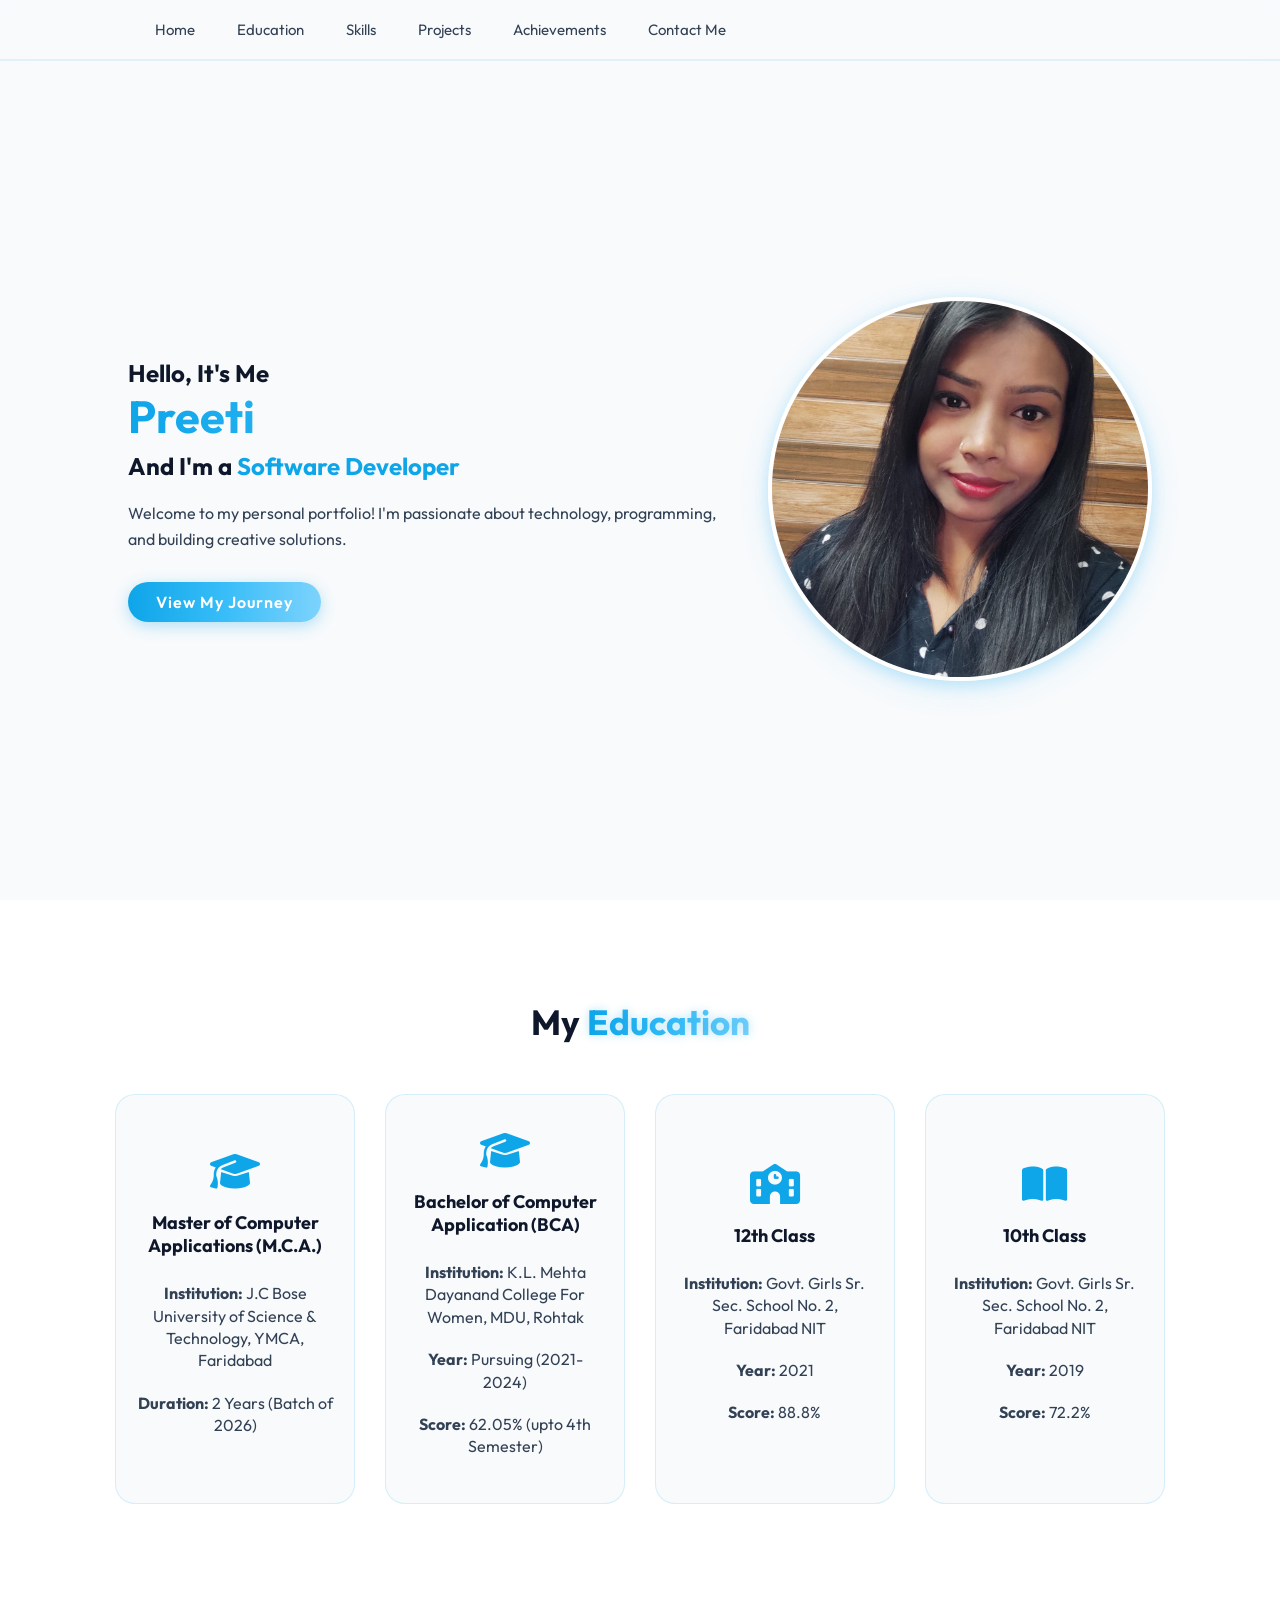
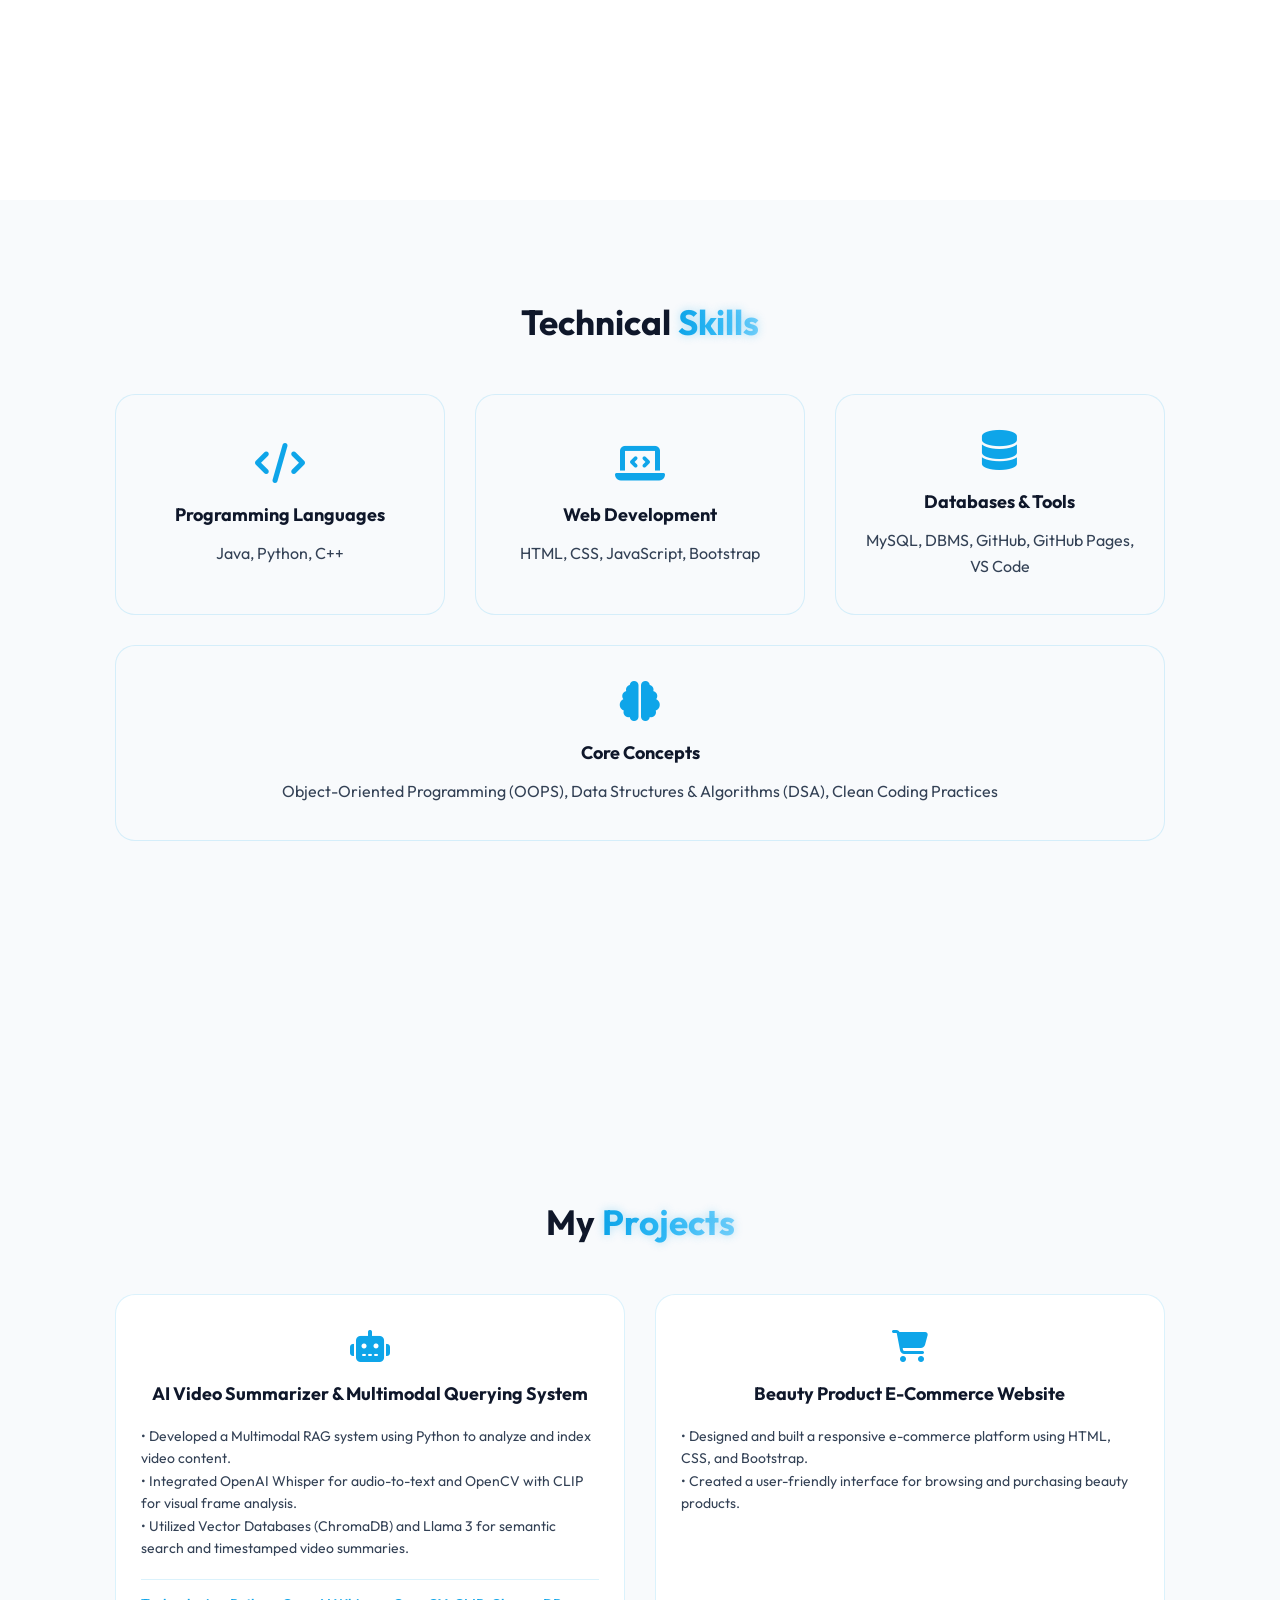
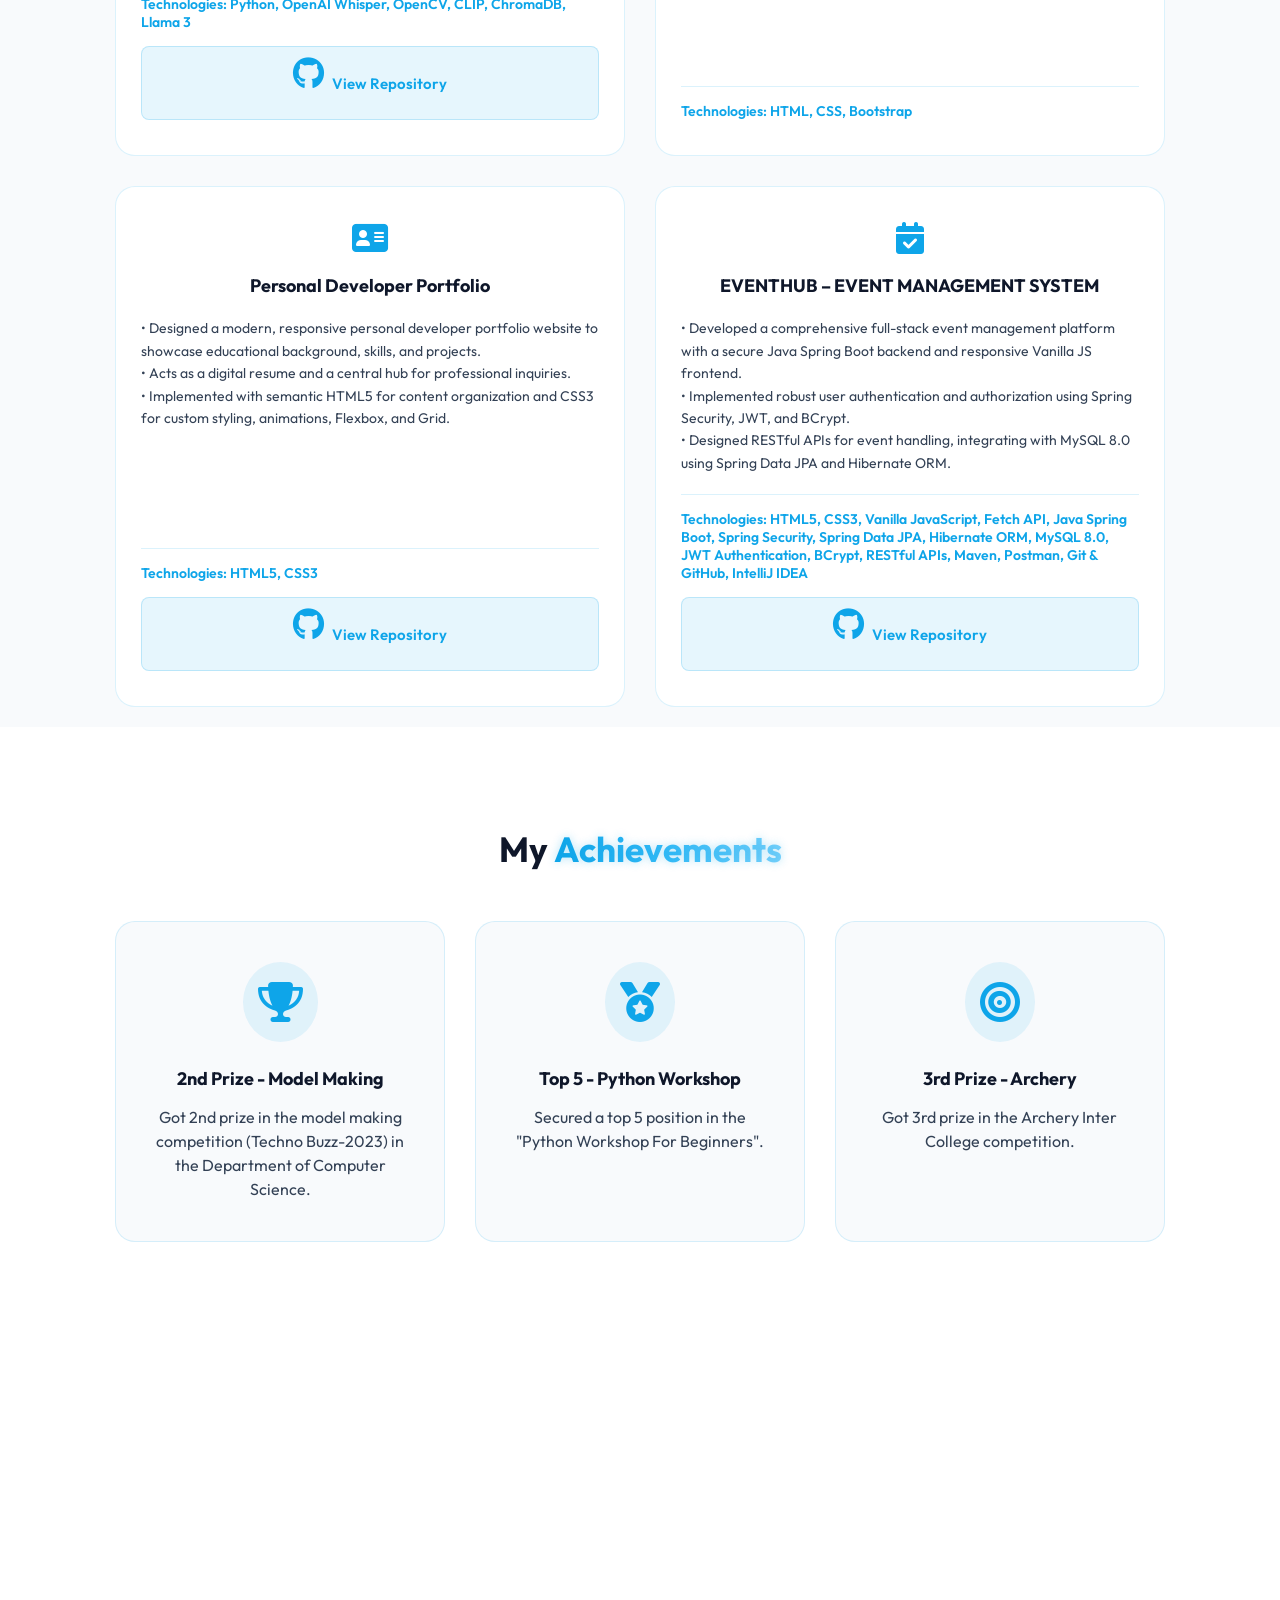
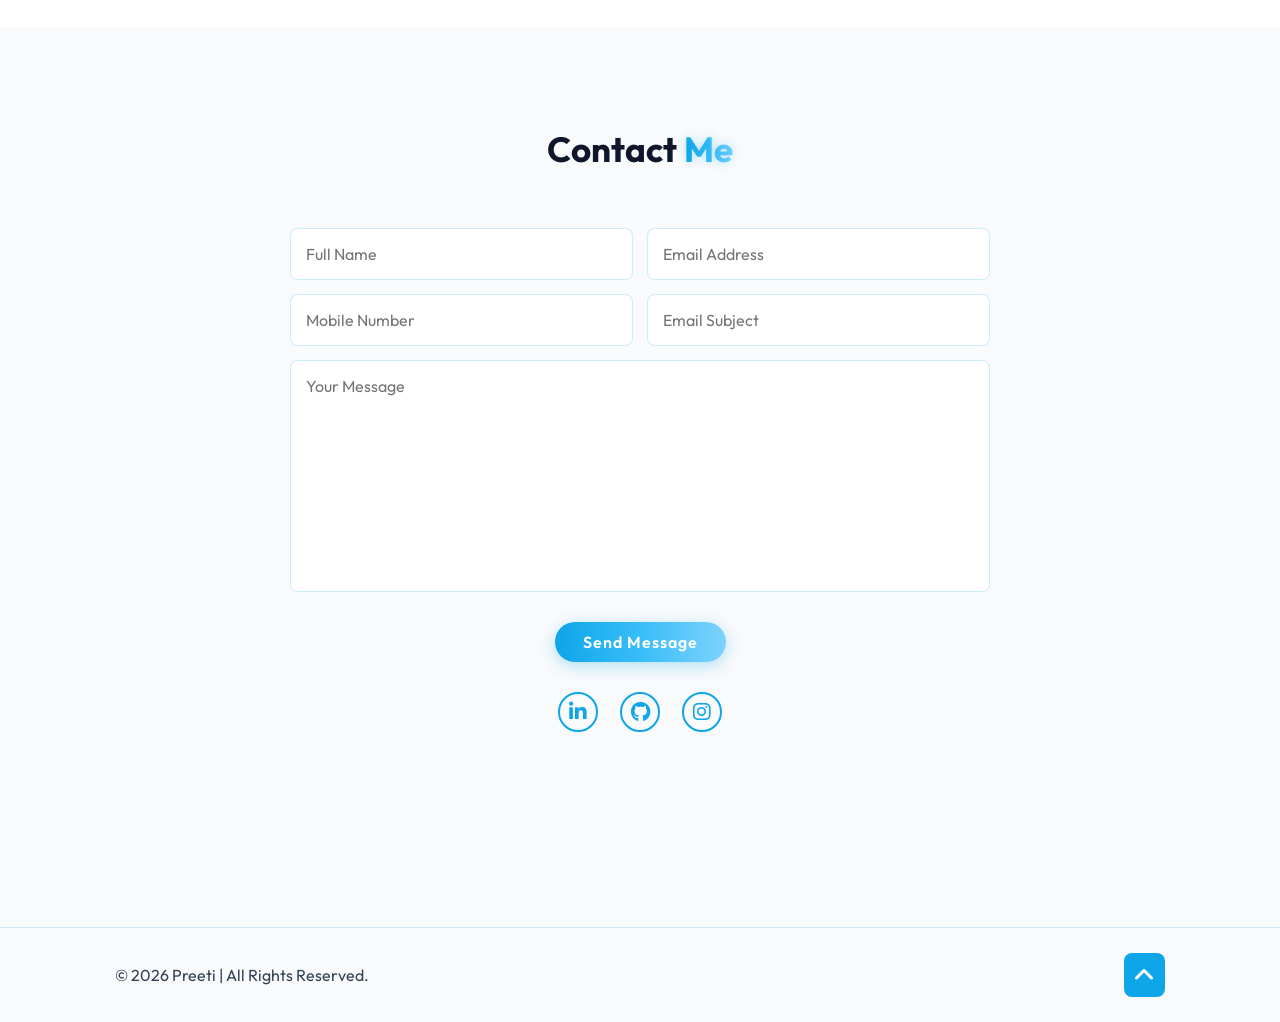
<file: index.html>
<!DOCTYPE html>
<html lang="en">

<head>
    <meta charset="UTF-8">
    <meta name="viewport" content="width=device-width, initial-scale=1.0">
    <title>Preeti | Portfolio</title>
    <!-- Modern Font: Outfit -->
    <link rel="preconnect" href="https://fonts.googleapis.com">
    <link rel="preconnect" href="https://fonts.gstatic.com" crossorigin>
    <link href="https://fonts.googleapis.com/css2?family=Outfit:wght@300;400;600;700&display=swap" rel="stylesheet">
    <!-- Font Awesome for Icons -->
    <link rel="stylesheet" href="https://cdnjs.cloudflare.com/ajax/libs/font-awesome/6.4.0/css/all.min.css">
    <link rel="stylesheet" href="style.css?v=2.0">
</head>

<body>
    <header class="header">

        <nav class="navbar">
            <a href="#home">Home</a>
            <a href="#education">Education</a>
            <a href="#skills">Skills</a>
            <a href="#projects">Projects</a>
            <a href="#achievements">Achievements</a>
            <a href="#contact">Contact Me</a>
        </nav>
    </header>

    <section class="home" id="home">
        <div class="home-content">
            <h3>Hello, It's Me</h3>
            <h1>Preeti</h1>
            <h3>And I'm a <span class="highlight-text">Software Developer</span></h3>
            <p>Welcome to my personal portfolio! I'm
                passionate about technology, programming, and building creative solutions.</p>

            <a href="#education" class="btn">View My Journey</a>
        </div>
        <div class="home-img">
            <img src="preeti.jpeg" alt="Preeti Profile Picture">
        </div>
    </section>

    <section class="education" id="education">
        <h2 class="heading">My <span>Education</span></h2>
        <div class="education-container">
            <div class="education-box">
                <i class="fa-solid fa-graduation-cap"></i>
                <h3>Master of Computer Applications (M.C.A.)</h3>
                <p><strong>Institution:</strong> J.C Bose University of Science & Technology, YMCA, Faridabad</p>
                <p><strong>Duration:</strong> 2 Years (Batch of 2026)</p>
            </div>
            <div class="education-box">
                <i class="fa-solid fa-graduation-cap"></i>
                <h3>Bachelor of Computer Application (BCA)</h3>
                <p><strong>Institution:</strong> K.L. Mehta Dayanand College For Women, MDU, Rohtak</p>
                <p><strong>Year:</strong> Pursuing (2021-2024)</p>
                <p><strong>Score:</strong> 62.05% (upto 4th Semester)</p>
            </div>
            <div class="education-box">
                <i class="fa-solid fa-school"></i>
                <h3>12th Class</h3>
                <p><strong>Institution:</strong> Govt. Girls Sr. Sec. School No. 2, Faridabad NIT</p>
                <p><strong>Year:</strong> 2021</p>
                <p><strong>Score:</strong> 88.8%</p>
            </div>
            <div class="education-box">
                <i class="fa-solid fa-book-open"></i>
                <h3>10th Class</h3>
                <p><strong>Institution:</strong> Govt. Girls Sr. Sec. School No. 2, Faridabad NIT</p>
                <p><strong>Year:</strong> 2019</p>
                <p><strong>Score:</strong> 72.2%</p>
            </div>
        </div>
    </section>

    <section class="skills" id="skills">
        <h2 class="heading">Technical <span>Skills</span></h2>
        <div class="skills-container">
            <div class="skill-category">
                <i class="fa-solid fa-code"></i>
                <h3>Programming Languages</h3>
                <p>Java, Python, C++</p>
            </div>
            <div class="skill-category">
                <i class="fa-solid fa-laptop-code"></i>
                <h3>Web Development</h3>
                <p>HTML, CSS, JavaScript, Bootstrap</p>
            </div>
            <div class="skill-category">
                <i class="fa-solid fa-database"></i>
                <h3>Databases & Tools</h3>
                <p>MySQL, DBMS, GitHub, GitHub Pages, VS Code</p>
            </div>
            <div class="skill-category">
                <i class="fa-solid fa-brain"></i>
                <h3>Core Concepts</h3>
                <p>Object-Oriented Programming (OOPS), Data Structures & Algorithms (DSA), Clean Coding Practices</p>
            </div>
        </div>
    </section>

    <section class="projects" id="projects">
        <h2 class="heading">My <span>Projects</span></h2>
        <div class="project-container">
            <div class="project-box">
                <i class="fa-solid fa-robot"></i>
                <h3>AI Video Summarizer & Multimodal Querying System</h3>
                <p>• Developed a Multimodal RAG system using Python to analyze and index video content.<br>
                    • Integrated OpenAI Whisper for audio-to-text and OpenCV with CLIP for visual frame analysis.<br>
                    • Utilized Vector Databases (ChromaDB) and Llama 3 for semantic search and timestamped video
                    summaries.</p>
                <div class="tech-stack">Technologies: Python, OpenAI Whisper, OpenCV, CLIP, ChromaDB, Llama 3</div>
                <a href="https://github.com/preeti-techcraft" target="_blank" class="project-link"><i
                        class="fa-brands fa-github"></i> View Repository</a>
            </div>
            <div class="project-box">
                <i class="fa-solid fa-cart-shopping"></i>
                <h3>Beauty Product E-Commerce Website</h3>
                <p>• Designed and built a responsive e-commerce platform using HTML, CSS, and Bootstrap.<br>
                    • Created a user-friendly interface for browsing and purchasing beauty products.</p>
                <div class="tech-stack">Technologies: HTML, CSS, Bootstrap</div>
            </div>
            <div class="project-box">
                <i class="fa-solid fa-address-card"></i>
                <h3>Personal Developer Portfolio</h3>
                <p>• Designed a modern, responsive personal developer portfolio website to showcase educational
                    background, skills, and projects.<br>
                    • Acts as a digital resume and a central hub for professional inquiries.<br>
                    • Implemented with semantic HTML5 for content organization and CSS3 for custom styling, animations,
                    Flexbox, and Grid.</p>
                <div class="tech-stack">Technologies: HTML5, CSS3</div>
                <a href="https://github.com/preeti-techcraft/preeti_portofolio" target="_blank" class="project-link"><i
                        class="fa-brands fa-github"></i> View Repository</a>
            </div>
            <div class="project-box">
                <i class="fa-solid fa-calendar-check"></i>
                <h3>EVENTHUB – EVENT MANAGEMENT SYSTEM</h3>
                <p>• Developed a comprehensive full-stack event management platform with a secure Java Spring Boot
                    backend and responsive Vanilla JS frontend.<br>
                    • Implemented robust user authentication and authorization using Spring Security, JWT, and
                    BCrypt.<br>
                    • Designed RESTful APIs for event handling, integrating with MySQL 8.0 using Spring Data JPA and
                    Hibernate ORM.</p>
                <div class="tech-stack">Technologies: HTML5, CSS3, Vanilla JavaScript, Fetch API, Java Spring Boot,
                    Spring Security, Spring Data JPA, Hibernate ORM, MySQL 8.0, JWT Authentication, BCrypt, RESTful
                    APIs, Maven, Postman, Git & GitHub, IntelliJ IDEA</div>
                <a href="https://github.com/preeti-techcraft" target="_blank" class="project-link"><i
                        class="fa-brands fa-github"></i> View Repository</a>
            </div>
        </div>
    </section>

    <section class="achievements" id="achievements">
        <h2 class="heading">My <span>Achievements</span></h2>
        <div class="achievement-container">
            <div class="achievement-card">
                <div class="card-icon"><i class="fa-solid fa-trophy"></i></div>
                <h3>2nd Prize - Model Making</h3>
                <p>Got 2nd prize in the model making competition (Techno Buzz-2023) in the Department of Computer
                    Science.</p>
            </div>
            <div class="achievement-card">
                <div class="card-icon"><i class="fa-solid fa-medal"></i></div>
                <h3>Top 5 - Python Workshop</h3>
                <p>Secured a top 5 position in the "Python Workshop For Beginners".</p>
            </div>
            <div class="achievement-card">
                <div class="card-icon"><i class="fa-solid fa-bullseye"></i></div>
                <h3>3rd Prize - Archery</h3>
                <p>Got 3rd prize in the Archery Inter College competition.</p>
            </div>
        </div>
    </section>

    <section class="contact" id="contact">
        <h2 class="heading">Contact <span>Me</span></h2>
        <form action="#" class="contact-form">
            <div class="input-box">
                <input type="text" placeholder="Full Name" required>
                <input type="email" placeholder="Email Address" required>
            </div>
            <div class="input-box">
                <input type="text" placeholder="Mobile Number">
                <input type="text" placeholder="Email Subject" required>
            </div>
            <textarea name="" id="" cols="30" rows="10" placeholder="Your Message" required></textarea>
            <input type="submit" value="Send Message" class="btn">
        </form>
        <div class="social-media contact-social">
            <a href="http://linkedin.com/in/preeti-singh-a3a07a3a5" target="_blank"><i
                    class="fa-brands fa-linkedin-in"></i></a>
            <a href="https://github.com/preeti-techcraft" target="_blank"><i class="fa-brands fa-github"></i></a>
            <a href="https://www.instagram.com/preeti_02112002/" target="_blank"><i
                    class="fa-brands fa-instagram"></i></a>
        </div>
    </section>

    <footer class="footer">
        <div class="footer-text">
            <p>&copy; 2026 Preeti | All Rights Reserved.</p>
        </div>
        <div class="footer-iconTop">
            <a href="#home"><i class="fa-solid fa-angle-up"></i></a>
        </div>
    </footer>
</body>

</html>
</file>
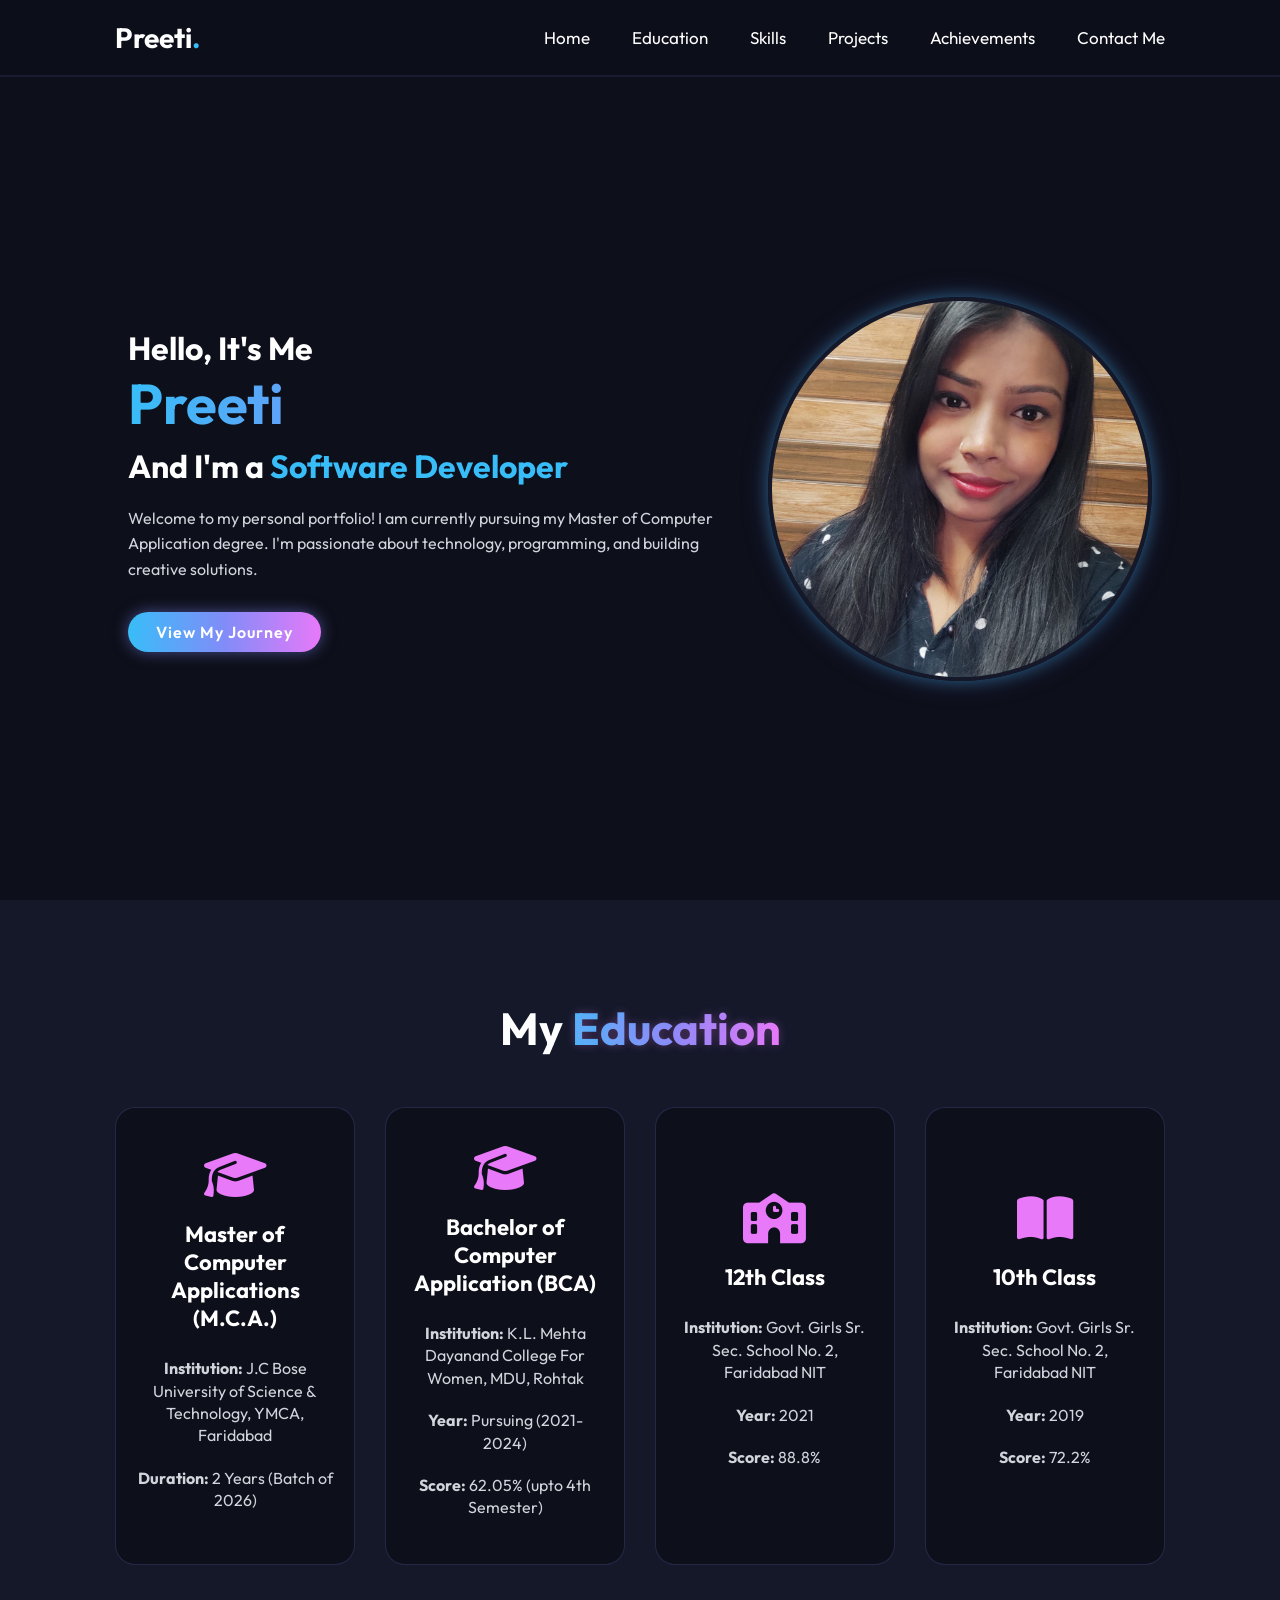
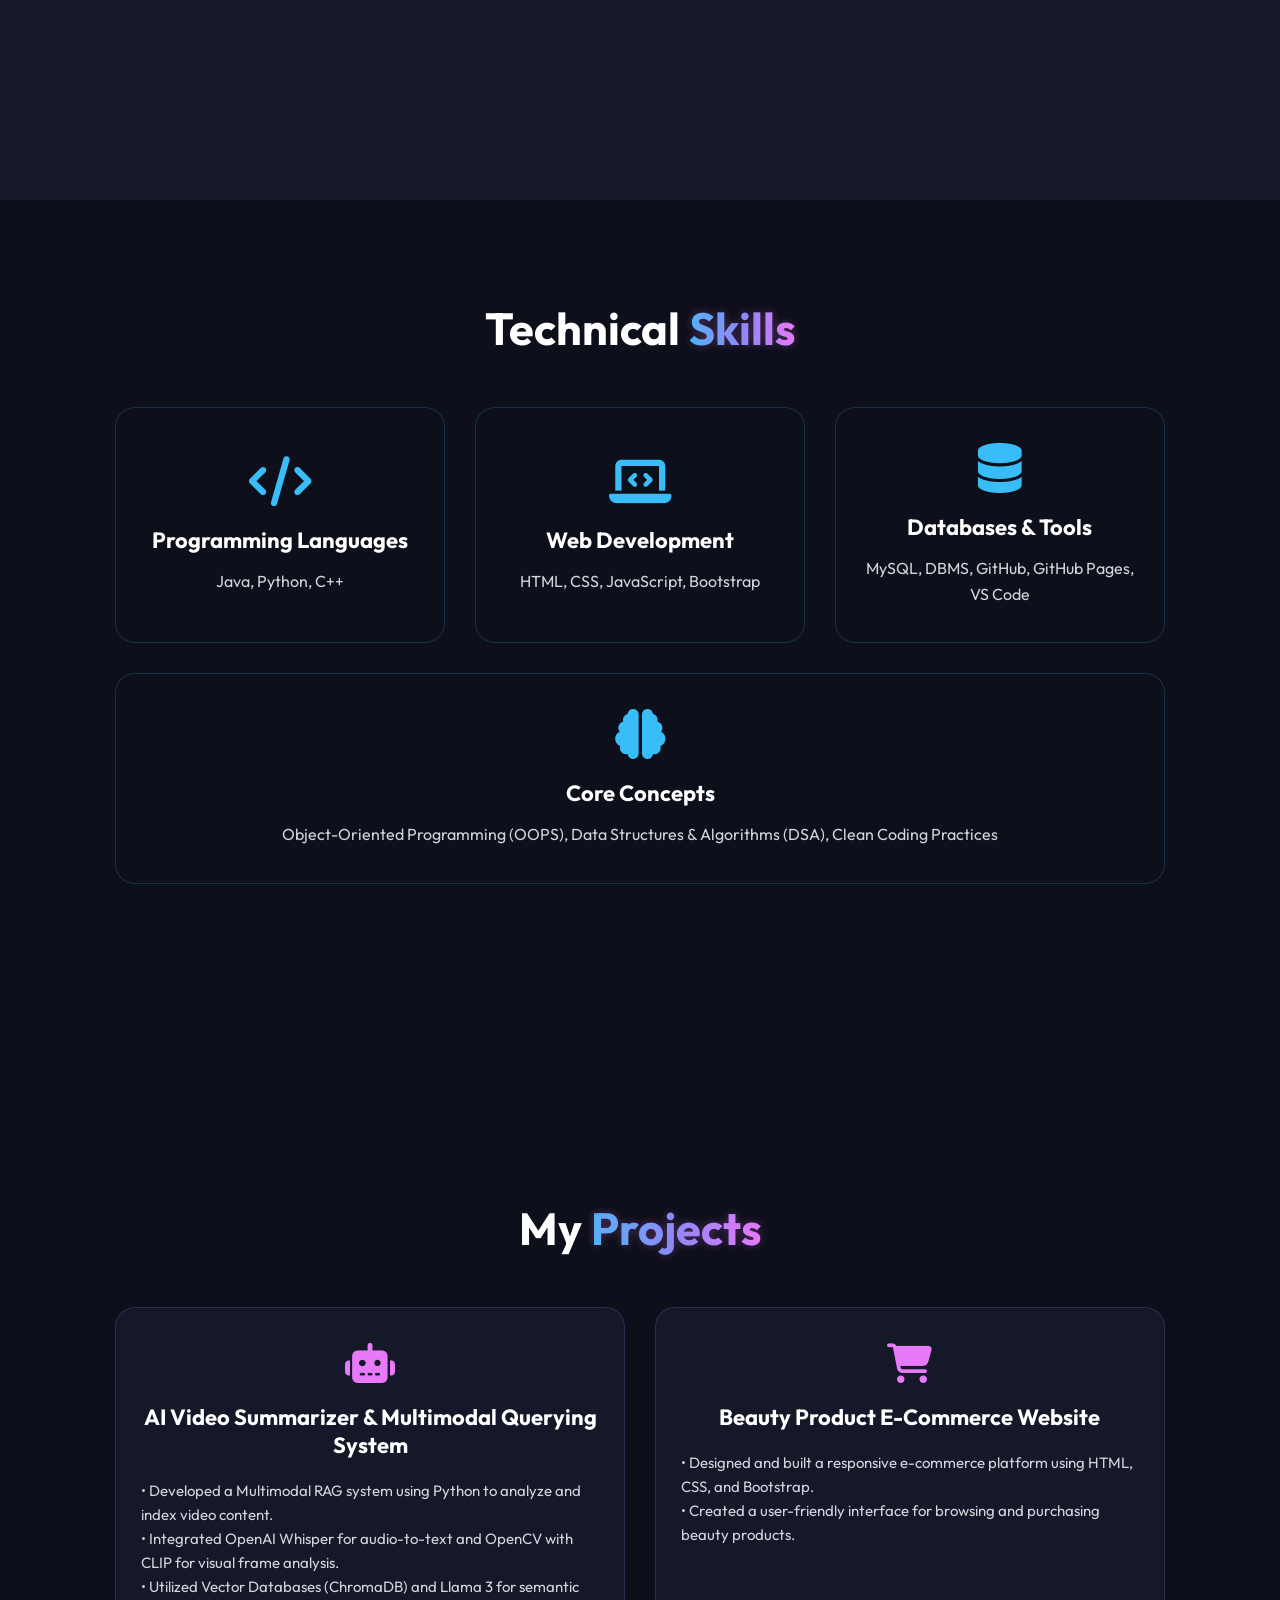
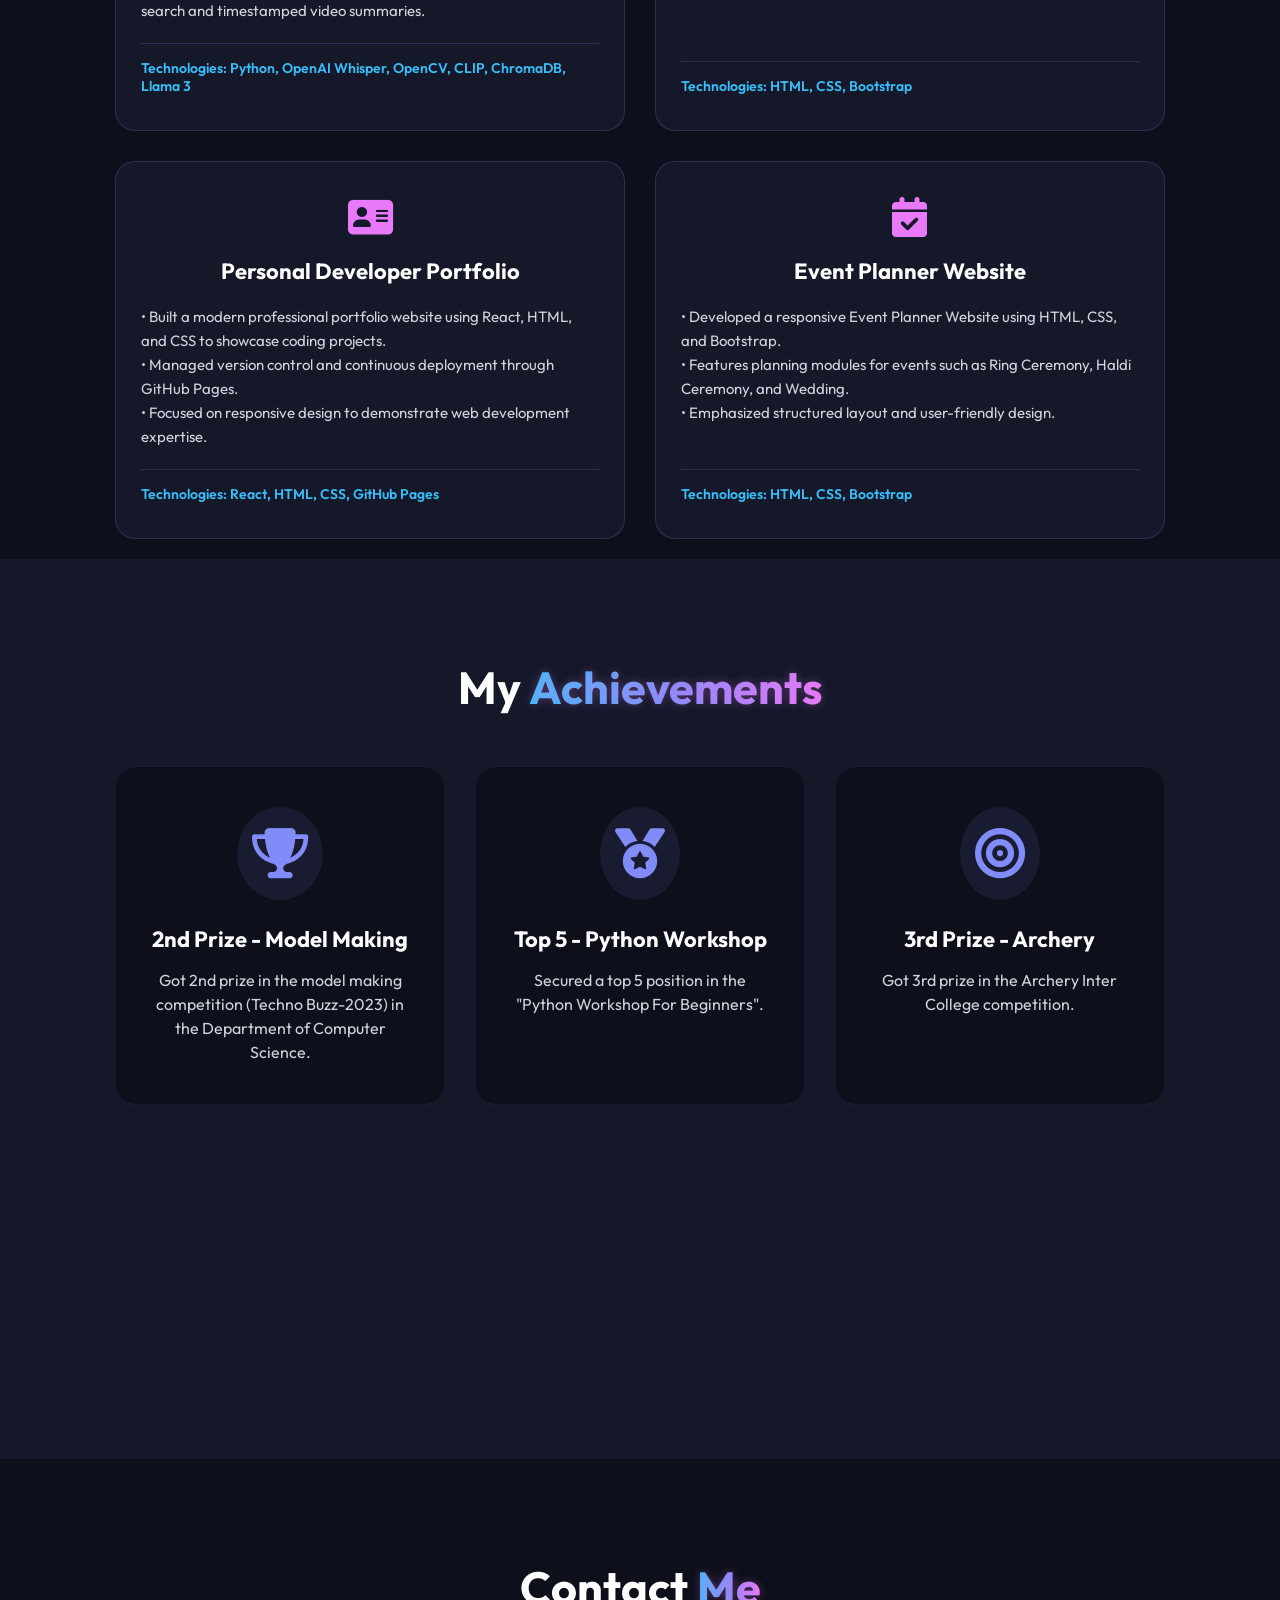
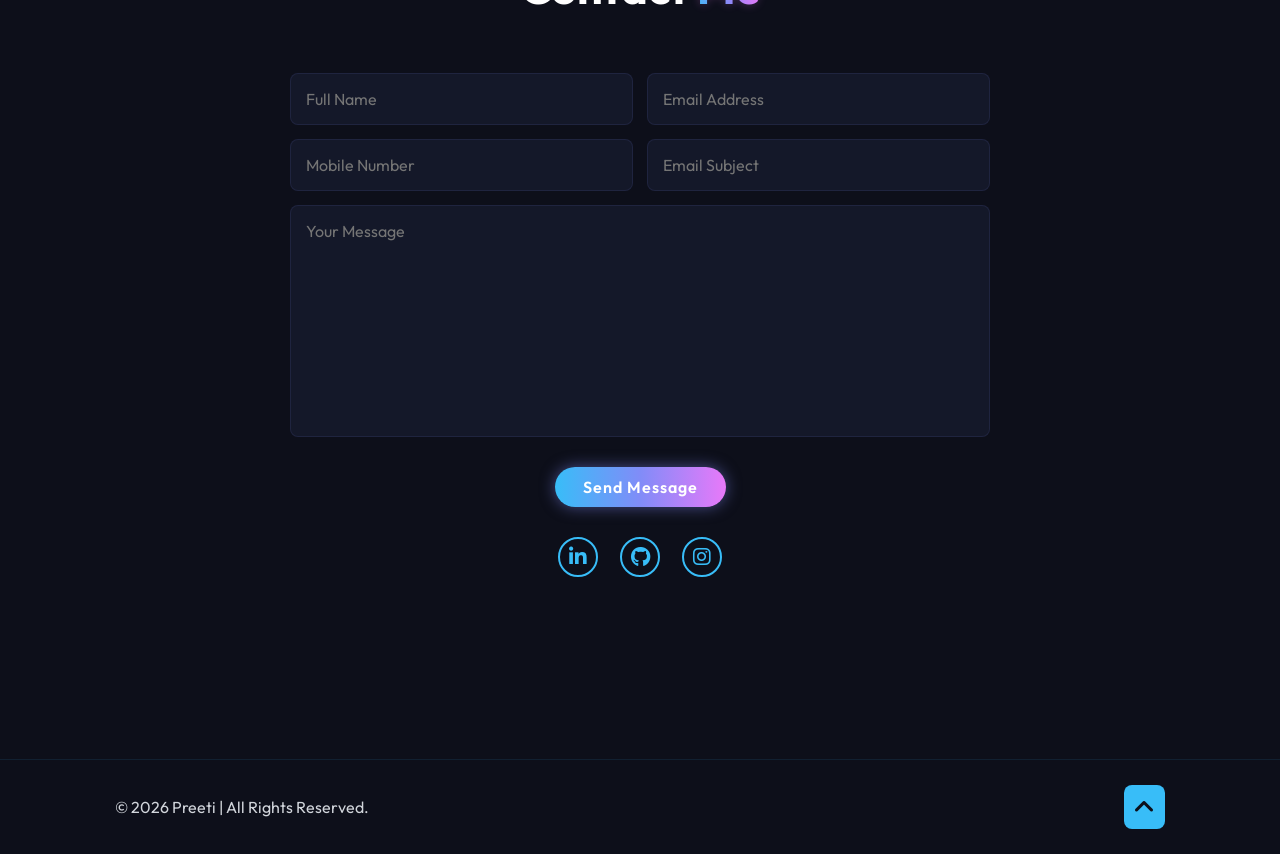
<file: portoflio.html>
<!DOCTYPE html>
<html lang="en">

<head>
    <meta charset="UTF-8">
    <meta name="viewport" content="width=device-width, initial-scale=1.0">
    <title>Preeti | Portfolio</title>
    <!-- Modern Font: Outfit -->
    <link rel="preconnect" href="https://fonts.googleapis.com">
    <link rel="preconnect" href="https://fonts.gstatic.com" crossorigin>
    <link href="https://fonts.googleapis.com/css2?family=Outfit:wght@300;400;600;700&display=swap" rel="stylesheet">
    <!-- Font Awesome for Icons -->
    <link rel="stylesheet" href="https://cdnjs.cloudflare.com/ajax/libs/font-awesome/6.4.0/css/all.min.css">
    <link rel="stylesheet" href="port.css">
</head>

<body>
    <header class="header">
        <a href="#home" class="logo">Preeti<span>.</span></a>
        <nav class="navbar">
            <a href="#home">Home</a>
            <a href="#education">Education</a>
            <a href="#skills">Skills</a>
            <a href="#projects">Projects</a>
            <a href="#achievements">Achievements</a>
            <a href="#contact">Contact Me</a>
        </nav>
    </header>

    <section class="home" id="home">
        <div class="home-content">
            <h3>Hello, It's Me</h3>
            <h1>Preeti</h1>
            <h3>And I'm a <span class="highlight-text">Software Developer</span></h3>
            <p>Welcome to my personal portfolio! I am currently pursuing my Master of Computer Application degree. I'm
                passionate about technology, programming, and building creative solutions.</p>

            <a href="#education" class="btn">View My Journey</a>
        </div>
        <div class="home-img">
            <img src="preeti.jpeg" alt="Preeti Profile Picture">
        </div>
    </section>

    <section class="education" id="education">
        <h2 class="heading">My <span>Education</span></h2>
        <div class="education-container">
            <div class="education-box">
                <i class="fa-solid fa-graduation-cap"></i>
                <h3>Master of Computer Applications (M.C.A.)</h3>
                <p><strong>Institution:</strong> J.C Bose University of Science & Technology, YMCA, Faridabad</p>
                <p><strong>Duration:</strong> 2 Years (Batch of 2026)</p>
            </div>
            <div class="education-box">
                <i class="fa-solid fa-graduation-cap"></i>
                <h3>Bachelor of Computer Application (BCA)</h3>
                <p><strong>Institution:</strong> K.L. Mehta Dayanand College For Women, MDU, Rohtak</p>
                <p><strong>Year:</strong> Pursuing (2021-2024)</p>
                <p><strong>Score:</strong> 62.05% (upto 4th Semester)</p>
            </div>
            <div class="education-box">
                <i class="fa-solid fa-school"></i>
                <h3>12th Class</h3>
                <p><strong>Institution:</strong> Govt. Girls Sr. Sec. School No. 2, Faridabad NIT</p>
                <p><strong>Year:</strong> 2021</p>
                <p><strong>Score:</strong> 88.8%</p>
            </div>
            <div class="education-box">
                <i class="fa-solid fa-book-open"></i>
                <h3>10th Class</h3>
                <p><strong>Institution:</strong> Govt. Girls Sr. Sec. School No. 2, Faridabad NIT</p>
                <p><strong>Year:</strong> 2019</p>
                <p><strong>Score:</strong> 72.2%</p>
            </div>
        </div>
    </section>

    <section class="skills" id="skills">
        <h2 class="heading">Technical <span>Skills</span></h2>
        <div class="skills-container">
            <div class="skill-category">
                <i class="fa-solid fa-code"></i>
                <h3>Programming Languages</h3>
                <p>Java, Python, C++</p>
            </div>
            <div class="skill-category">
                <i class="fa-solid fa-laptop-code"></i>
                <h3>Web Development</h3>
                <p>HTML, CSS, JavaScript, Bootstrap</p>
            </div>
            <div class="skill-category">
                <i class="fa-solid fa-database"></i>
                <h3>Databases & Tools</h3>
                <p>MySQL, DBMS, GitHub, GitHub Pages, VS Code</p>
            </div>
            <div class="skill-category">
                <i class="fa-solid fa-brain"></i>
                <h3>Core Concepts</h3>
                <p>Object-Oriented Programming (OOPS), Data Structures & Algorithms (DSA), Clean Coding Practices</p>
            </div>
        </div>
    </section>

    <section class="projects" id="projects">
        <h2 class="heading">My <span>Projects</span></h2>
        <div class="project-container">
            <div class="project-box">
                <i class="fa-solid fa-robot"></i>
                <h3>AI Video Summarizer & Multimodal Querying System</h3>
                <p>• Developed a Multimodal RAG system using Python to analyze and index video content.<br>
                    • Integrated OpenAI Whisper for audio-to-text and OpenCV with CLIP for visual frame analysis.<br>
                    • Utilized Vector Databases (ChromaDB) and Llama 3 for semantic search and timestamped video
                    summaries.</p>
                <div class="tech-stack">Technologies: Python, OpenAI Whisper, OpenCV, CLIP, ChromaDB, Llama 3</div>
            </div>
            <div class="project-box">
                <i class="fa-solid fa-cart-shopping"></i>
                <h3>Beauty Product E-Commerce Website</h3>
                <p>• Designed and built a responsive e-commerce platform using HTML, CSS, and Bootstrap.<br>
                    • Created a user-friendly interface for browsing and purchasing beauty products.</p>
                <div class="tech-stack">Technologies: HTML, CSS, Bootstrap</div>
            </div>
            <div class="project-box">
                <i class="fa-solid fa-address-card"></i>
                <h3>Personal Developer Portfolio</h3>
                <p>• Built a modern professional portfolio website using React, HTML, and CSS to showcase coding
                    projects.<br>
                    • Managed version control and continuous deployment through GitHub Pages.<br>
                    • Focused on responsive design to demonstrate web development expertise.</p>
                <div class="tech-stack">Technologies: React, HTML, CSS, GitHub Pages</div>
            </div>
            <div class="project-box">
                <i class="fa-solid fa-calendar-check"></i>
                <h3>Event Planner Website</h3>
                <p>• Developed a responsive Event Planner Website using HTML, CSS, and Bootstrap.<br>
                    • Features planning modules for events such as Ring Ceremony, Haldi Ceremony, and Wedding.<br>
                    • Emphasized structured layout and user-friendly design.</p>
                <div class="tech-stack">Technologies: HTML, CSS, Bootstrap</div>
            </div>
        </div>
    </section>

    <section class="achievements" id="achievements">
        <h2 class="heading">My <span>Achievements</span></h2>
        <div class="achievement-container">
            <div class="achievement-card">
                <div class="card-icon"><i class="fa-solid fa-trophy"></i></div>
                <h3>2nd Prize - Model Making</h3>
                <p>Got 2nd prize in the model making competition (Techno Buzz-2023) in the Department of Computer
                    Science.</p>
            </div>
            <div class="achievement-card">
                <div class="card-icon"><i class="fa-solid fa-medal"></i></div>
                <h3>Top 5 - Python Workshop</h3>
                <p>Secured a top 5 position in the "Python Workshop For Beginners".</p>
            </div>
            <div class="achievement-card">
                <div class="card-icon"><i class="fa-solid fa-bullseye"></i></div>
                <h3>3rd Prize - Archery</h3>
                <p>Got 3rd prize in the Archery Inter College competition.</p>
            </div>
        </div>
    </section>

    <section class="contact" id="contact">
        <h2 class="heading">Contact <span>Me</span></h2>
        <form action="#" class="contact-form">
            <div class="input-box">
                <input type="text" placeholder="Full Name" required>
                <input type="email" placeholder="Email Address" required>
            </div>
            <div class="input-box">
                <input type="text" placeholder="Mobile Number">
                <input type="text" placeholder="Email Subject" required>
            </div>
            <textarea name="" id="" cols="30" rows="10" placeholder="Your Message" required></textarea>
            <input type="submit" value="Send Message" class="btn">
        </form>
        <div class="social-media contact-social">
            <a href="http://linkedin.com/in/preeti-singh-a3a07a3a5" target="_blank"><i
                    class="fa-brands fa-linkedin-in"></i></a>
            <a href="https://github.com/preeti-techcraft" target="_blank"><i class="fa-brands fa-github"></i></a>
            <a href="https://www.instagram.com/preeti_02112002/" target="_blank"><i
                    class="fa-brands fa-instagram"></i></a>
        </div>
    </section>

    <footer class="footer">
        <div class="footer-text">
            <p>&copy; 2026 Preeti | All Rights Reserved.</p>
        </div>
        <div class="footer-iconTop">
            <a href="#home"><i class="fa-solid fa-angle-up"></i></a>
        </div>
    </footer>
</body>

</html>
</file>
<file: style.css>
:root {
    --bg-color: #f8fafc;
    --second-bg-color: #ffffff;
    --text-color: #334155;
    --main-color: #0ea5e9;
    /* Frost Gradient */
    --neon-gradient: linear-gradient(90deg, #0ea5e9, #38bdf8, #7dd3fc);
    --neon-box-shadow: 0 4px 15px rgba(14, 165, 233, 0.2), 0 8px 30px rgba(56, 189, 248, 0.15);
}

* {
    margin: 0;
    padding: 0;
    box-sizing: border-box;
    text-decoration: none;
    border: none;
    outline: none;
    scroll-behavior: smooth;
    font-family: 'Outfit', sans-serif;
}

html {
    font-size: 62.5%; /* 1rem = 10px */
    overflow-x: hidden;
}

body {
    background: var(--bg-color);
    color: var(--text-color);
}

/* Header & Navbar */
.header {
    position: fixed;
    top: 0;
    left: 0;
    width: 100%;
    padding: 2rem 9%;
    background: rgba(248, 250, 252, 0.85);
    backdrop-filter: blur(12px);
    display: flex;
    justify-content: space-between;
    align-items: center;
    z-index: 100;
    border-bottom: 2px solid rgba(14, 165, 233, 0.1);
}

.logo {
    font-size: 2.2rem;
    color: #0f172a;
    font-weight: 700;
    cursor: default;
}
.logo span {
    color: var(--main-color);
}

.navbar a {
    font-size: 1.5rem;
    color: #334155;
    margin-left: 4rem;
    position: relative;
    transition: 0.3s;
}

.navbar a:hover,
.navbar a:focus {
    color: #0ea5e9;
    text-shadow: 0 0 10px rgba(14, 165, 233, 0.4);
}

/* Section Shared */
section {
    min-height: 100vh;
    padding: 10rem 9% 2rem;
}

.heading {
    text-align: center;
    font-size: 3.5rem;
    margin-bottom: 5rem;
    color: #0f172a;
}

.heading span {
    background: var(--neon-gradient);
    -webkit-background-clip: text;
    -webkit-text-fill-color: transparent;
    text-shadow: 0 0 10px rgba(14, 165, 233, 0.3);
}

/* Home Section */
.home {
    display: flex;
    justify-content: center;
    align-items: center;
    gap: 4rem;
}

.home-content h3 {
    font-size: 2.4rem;
    font-weight: 700;
    color: #0f172a;
}

.home-content h1 {
    font-size: 4.5rem;
    font-weight: 700;
    line-height: 1.3;
    background: var(--neon-gradient);
    -webkit-background-clip: text;
    -webkit-text-fill-color: transparent;
    padding-bottom: 5px;
}

.highlight-text {
    color: var(--main-color);
}

.home-content p {
    font-size: 1.6rem;
    margin: 2rem 0 3rem;
    line-height: 1.6;
    max-width: 600px;
}

.social-media a {
    display: inline-flex;
    justify-content: center;
    align-items: center;
    width: 4rem;
    height: 4rem;
    background: transparent;
    border: 2px solid var(--main-color);
    border-radius: 50%;
    font-size: 2rem;
    color: var(--main-color);
    margin: 3rem 1.5rem 3rem 0;
    transition: .5s ease;
}

.social-media a:hover {
    background: var(--main-color);
    color: var(--bg-color);
    box-shadow: 0 4px 10px rgba(14, 165, 233, 0.3), 0 6px 20px rgba(14, 165, 233, 0.2);
    transform: translateY(-5px);
}

.btn {
    display: inline-block;
    padding: 1rem 2.8rem;
    background: var(--neon-gradient);
    border-radius: 4rem;
    box-shadow: 0 4px 15px rgba(14, 165, 233, 0.3);
    font-size: 1.6rem;
    color: #fff;
    letter-spacing: .1rem;
    font-weight: 600;
    transition: .5s ease;
}

.btn:hover {
    box-shadow: 0 6px 25px rgba(14, 165, 233, 0.5);
    transform: scale(1.05);
}

.home-img img {
    width: 30vw;
    max-width: 450px;
    border-radius: 50%;
    animation: floatImage 4s ease-in-out infinite;
    box-shadow: var(--neon-box-shadow);
    border: 4px solid var(--second-bg-color);
    object-fit: cover;
    aspect-ratio: 1/1;
}

@keyframes floatImage {
    0% { transform: translateY(0); }
    50% { transform: translateY(-2.4rem); }
    100% { transform: translateY(0); }
}

/* Education Section */
.education {
    background: var(--second-bg-color);
}

.education-container {
    display: flex;
    justify-content: center;
    align-items: stretch;
    flex-wrap: wrap;
    gap: 3rem;
}

.education-box {
    flex: 1 1 20rem;
    background: var(--bg-color);
    padding: 3.5rem 2rem;
    border-radius: 2rem;
    text-align: center;
    border: 1px solid rgba(14, 165, 233, 0.15);
    transition: 0.4s ease;
    cursor: pointer;
    display: flex;
    flex-direction: column;
    justify-content: center;
}

.education-box:hover {
    border-color: #0ea5e9;
    transform: translateY(-10px);
    box-shadow: var(--neon-box-shadow);
}

.education-box i {
    font-size: 4rem;
    color: #0ea5e9;
    margin-bottom: 2rem;
}

.education-box h3 {
    font-size: 1.8rem;
    margin-bottom: 1.5rem;
    color: #0f172a;
}

.education-box p {
    font-size: 1.6rem;
    margin: 1rem 0;
    color: var(--text-color);
    line-height: 1.4;
}

/* Skills Section */
.skills-container {
    display: flex;
    justify-content: center;
    align-items: stretch;
    flex-wrap: wrap;
    gap: 3rem;
}

.skill-category {
    flex: 1 1 30rem;
    background: var(--bg-color);
    padding: 3.5rem 2rem;
    border-radius: 2rem;
    text-align: center;
    border: 1px solid rgba(14, 165, 233, 0.15);
    transition: 0.4s ease;
    cursor: default;
    display: flex;
    flex-direction: column;
    justify-content: center;
    position: relative;
    overflow: hidden;
}

.skill-category::before {
    content: '';
    position: absolute;
    width: 100%;
    height: 100%;
    left: 0;
    top: 0;
    background: var(--neon-gradient);
    opacity: 0;
    transition: opacity 0.4s ease;
    z-index: 0;
}

.skill-category:hover::before {
    opacity: 0.05;
}

.skill-category:hover {
    border-color: #0ea5e9;
    transform: translateY(-8px);
    box-shadow: 0 6px 15px rgba(14, 165, 233, 0.3);
}

.skill-category i {
    font-size: 4rem;
    color: var(--main-color);
    margin-bottom: 2rem;
    z-index: 1;
}

.skill-category h3 {
    font-size: 1.8rem;
    margin-bottom: 1.5rem;
    color: #0f172a;
    z-index: 1;
}

.skill-category p {
    font-size: 1.6rem;
    color: var(--text-color);
    line-height: 1.6;
    z-index: 1;
}

/* Achievements Section */
.achievements {
    background: var(--second-bg-color);
}

.achievement-container {
    display: grid;
    grid-template-columns: repeat(auto-fit, minmax(30rem, 1fr));
    gap: 3rem;
    justify-content: center;
}

.achievement-card {
    background: var(--bg-color);
    border-radius: 2rem;
    padding: 4rem 3rem;
    text-align: center;
    position: relative;
    overflow: hidden;
    z-index: 1;
    transition: .5s;
    border: 1px solid rgba(14, 165, 233, 0.15);
}

.achievement-card:hover {
    transform: translateY(-8px);
    box-shadow: 0 6px 20px rgba(14, 165, 233, 0.2);
    border-color: #0ea5e9;
}

.card-icon {
    font-size: 4rem;
    color: #0ea5e9;
    margin-bottom: 2.5rem;
    display: inline-block;
    padding: 1.5rem;
    background: rgba(14, 165, 233, 0.1);
    border-radius: 50%;
}

.achievement-card h3 {
    font-size: 1.8rem;
    color: #0f172a;
    margin-bottom: 1.5rem;
}

.achievement-card p {
    font-size: 1.6rem;
    line-height: 1.5;
}

/* Projects Section */
.projects {
    background: var(--bg-color);
}

.project-container {
    display: flex;
    justify-content: center;
    align-items: stretch;
    flex-wrap: wrap;
    gap: 3rem;
}

.project-box {
    flex: 1 1 40rem;
    background: var(--second-bg-color);
    padding: 3.5rem 2.5rem;
    border-radius: 2rem;
    text-align: left;
    border: 1px solid rgba(14, 165, 233, 0.15);
    transition: 0.4s ease;
    display: flex;
    flex-direction: column;
}

.project-box:hover {
    border-color: #0ea5e9;
    transform: translateY(-10px);
    box-shadow: var(--neon-box-shadow);
}

.project-box i {
    font-size: 3.2rem;
    color: #0ea5e9;
    margin-bottom: 2rem;
    text-align: center;
}

.project-box h3 {
    font-size: 1.8rem;
    margin-bottom: 2rem;
    color: #0f172a;
    text-align: center;
}

.project-box p {
    font-size: 1.4rem;
    margin-bottom: 2rem;
    color: var(--text-color);
    line-height: 1.6;
    flex-grow: 1; /* Pushes tech stack to the bottom */
}

.tech-stack {
    font-size: 1.4rem;
    color: var(--main-color);
    font-weight: 600;
    margin-top: auto;
    padding-top: 1.5rem;
    border-top: 1px solid rgba(14, 165, 233, 0.15);
}

.project-link {
    display: inline-flex;
    align-items: center;
    justify-content: center;
    gap: 0.8rem;
    margin-top: 1.5rem;
    padding: 1rem 2rem;
    background: rgba(14, 165, 233, 0.1);
    color: var(--main-color);
    border-radius: 0.8rem;
    font-size: 1.5rem;
    font-weight: 600;
    transition: 0.3s ease;
    border: 1px solid rgba(14, 165, 233, 0.2);
    text-decoration: none;
}

.project-link:hover {
    background: var(--main-color);
    color: #ffffff;
    box-shadow: 0 4px 10px rgba(14, 165, 233, 0.3);
    transform: translateY(-3px);
}

/* Contact Section */
.contact {
    background: var(--bg-color);
}

.contact-form {
    max-width: 70rem;
    margin: 1rem auto;
    text-align: center;
    margin-bottom: 3rem;
}

.contact-social {
    text-align: center;
    margin-bottom: 2rem;
}

.contact-social a {
    margin: 0 1rem;
}

.contact-form .input-box {
    display: flex;
    justify-content: space-between;
    flex-wrap: wrap;
}

.contact-form .input-box input,
.contact-form textarea {
    width: 100%;
    padding: 1.5rem;
    font-size: 1.6rem;
    color: var(--text-color);
    background: var(--second-bg-color);
    border-radius: .8rem;
    margin: .7rem 0;
    border: 1px solid rgba(14, 165, 233, 0.2);
    transition: 0.3s;
}

.contact-form .input-box input:focus,
.contact-form textarea:focus {
    border-color: #0ea5e9;
    box-shadow: 0 4px 10px rgba(14, 165, 233, 0.2);
}

.contact-form .input-box input {
    width: 49%;
}

.contact-form textarea {
    resize: none;
}

.contact-form .btn {
    margin-top: 2rem;
    cursor: pointer;
}

/* Footer */
.footer {
    display: flex;
    justify-content: space-between;
    align-items: center;
    flex-wrap: wrap;
    padding: 2.5rem 9%;
    background: var(--bg-color);
    border-top: 1px solid rgba(14, 165, 233, 0.2);
}

.footer-text p {
    font-size: 1.6rem;
}

.footer-iconTop a {
    display: inline-flex;
    justify-content: center;
    align-items: center;
    padding: 1rem;
    background: var(--main-color);
    border-radius: .8rem;
    transition: .5s ease;
}

.footer-iconTop a:hover {
    box-shadow: 0 4px 15px var(--main-color);
    background: #0284c7;
}

.footer-iconTop a i {
    font-size: 2.4rem;
    color: var(--bg-color);
}

/* Responsive Design */
@media (max-width: 991px) {
    html {
        font-size: 55%;
    }
    .header {
        padding: 2rem 5%;
    }
    section {
        padding: 10rem 5% 2rem;
    }
    .footer {
        padding: 2.5rem 5%;
    }
}

@media (max-width: 768px) {
    .home {
        flex-direction: column-reverse;
        text-align: center;
        padding-top: 12rem;
    }
    .home-content h1 {
        font-size: 4.5rem;
    }
    .home-content p {
        margin: 2rem auto 3rem;
    }
    .home-img img {
        width: 60vw;
        margin-bottom: 3rem;
    }
    .header {
        flex-direction: column;
        gap: 1.5rem;
        padding: 1.5rem 5%;
    }
    .navbar a {
        margin: 0 1rem;
        font-size: 1.5rem;
    }
    .contact-form .input-box input {
        width: 100%;
    }
    .footer {
        flex-direction: column;
        gap: 2rem;
        text-align: center;
    }
}
</file>
<file: port.css>
:root {
    --bg-color: #0d0f1a;
    --second-bg-color: #141829;
    --text-color: #d1d5db;
    --main-color: #38bdf8;
    /* Soft Neon Gradient */
    --neon-gradient: linear-gradient(90deg, #38bdf8, #818cf8, #e879f9);
    --neon-box-shadow: 0 0 15px rgba(56, 189, 248, 0.4), 0 0 30px rgba(129, 140, 248, 0.2);
}

* {
    margin: 0;
    padding: 0;
    box-sizing: border-box;
    text-decoration: none;
    border: none;
    outline: none;
    scroll-behavior: smooth;
    font-family: 'Outfit', sans-serif;
}

html {
    font-size: 62.5%; /* 1rem = 10px */
    overflow-x: hidden;
}

body {
    background: var(--bg-color);
    color: var(--text-color);
}

/* Header & Navbar */
.header {
    position: fixed;
    top: 0;
    left: 0;
    width: 100%;
    padding: 2rem 9%;
    background: rgba(13, 15, 26, 0.85);
    backdrop-filter: blur(12px);
    display: flex;
    justify-content: space-between;
    align-items: center;
    z-index: 100;
    border-bottom: 2px solid rgba(129, 140, 248, 0.1);
}

.logo {
    font-size: 2.8rem;
    color: #fff;
    font-weight: 700;
    cursor: default;
}
.logo span {
    color: var(--main-color);
}

.navbar a {
    font-size: 1.7rem;
    color: #fff;
    margin-left: 4rem;
    position: relative;
    transition: 0.3s;
}

.navbar a:hover,
.navbar a:focus {
    color: #818cf8;
    text-shadow: 0 0 10px rgba(129, 140, 248, 0.6);
}

/* Section Shared */
section {
    min-height: 100vh;
    padding: 10rem 9% 2rem;
}

.heading {
    text-align: center;
    font-size: 4.5rem;
    margin-bottom: 5rem;
    color: #fff;
}

.heading span {
    background: var(--neon-gradient);
    -webkit-background-clip: text;
    -webkit-text-fill-color: transparent;
    text-shadow: 0 0 10px rgba(232, 121, 249, 0.3);
}

/* Home Section */
.home {
    display: flex;
    justify-content: center;
    align-items: center;
    gap: 4rem;
}

.home-content h3 {
    font-size: 3.2rem;
    font-weight: 700;
    color: #fff;
}

.home-content h1 {
    font-size: 5.6rem;
    font-weight: 700;
    line-height: 1.3;
    background: var(--neon-gradient);
    -webkit-background-clip: text;
    -webkit-text-fill-color: transparent;
    padding-bottom: 5px;
}

.highlight-text {
    color: var(--main-color);
}

.home-content p {
    font-size: 1.6rem;
    margin: 2rem 0 3rem;
    line-height: 1.6;
    max-width: 600px;
}

.social-media a {
    display: inline-flex;
    justify-content: center;
    align-items: center;
    width: 4rem;
    height: 4rem;
    background: transparent;
    border: 2px solid var(--main-color);
    border-radius: 50%;
    font-size: 2rem;
    color: var(--main-color);
    margin: 3rem 1.5rem 3rem 0;
    transition: .5s ease;
}

.social-media a:hover {
    background: var(--main-color);
    color: var(--bg-color);
    box-shadow: 0 0 10px var(--main-color), 0 0 20px var(--main-color);
    transform: translateY(-5px);
}

.btn {
    display: inline-block;
    padding: 1rem 2.8rem;
    background: var(--neon-gradient);
    border-radius: 4rem;
    box-shadow: 0 0 15px rgba(129, 140, 248, 0.5);
    font-size: 1.6rem;
    color: #fff;
    letter-spacing: .1rem;
    font-weight: 600;
    transition: .5s ease;
}

.btn:hover {
    box-shadow: 0 0 25px rgba(232, 121, 249, 0.7);
    transform: scale(1.05);
}

.home-img img {
    width: 30vw;
    max-width: 450px;
    border-radius: 50%;
    animation: floatImage 4s ease-in-out infinite;
    box-shadow: var(--neon-box-shadow);
    border: 4px solid var(--second-bg-color);
    object-fit: cover;
    aspect-ratio: 1/1;
}

@keyframes floatImage {
    0% { transform: translateY(0); }
    50% { transform: translateY(-2.4rem); }
    100% { transform: translateY(0); }
}

/* Education Section */
.education {
    background: var(--second-bg-color);
}

.education-container {
    display: flex;
    justify-content: center;
    align-items: stretch;
    flex-wrap: wrap;
    gap: 3rem;
}

.education-box {
    flex: 1 1 20rem;
    background: var(--bg-color);
    padding: 3.5rem 2rem;
    border-radius: 2rem;
    text-align: center;
    border: 1px solid rgba(129, 140, 248, 0.2);
    transition: 0.4s ease;
    cursor: pointer;
    display: flex;
    flex-direction: column;
    justify-content: center;
}

.education-box:hover {
    border-color: #818cf8;
    transform: translateY(-10px);
    box-shadow: var(--neon-box-shadow);
}

.education-box i {
    font-size: 5rem;
    color: #e879f9;
    margin-bottom: 2rem;
}

.education-box h3 {
    font-size: 2.2rem;
    margin-bottom: 1.5rem;
    color: #fff;
}

.education-box p {
    font-size: 1.6rem;
    margin: 1rem 0;
    color: var(--text-color);
    line-height: 1.4;
}

/* Skills Section */
.skills-container {
    display: flex;
    justify-content: center;
    align-items: stretch;
    flex-wrap: wrap;
    gap: 3rem;
}

.skill-category {
    flex: 1 1 30rem;
    background: var(--bg-color);
    padding: 3.5rem 2rem;
    border-radius: 2rem;
    text-align: center;
    border: 1px solid rgba(56, 189, 248, 0.2);
    transition: 0.4s ease;
    cursor: default;
    display: flex;
    flex-direction: column;
    justify-content: center;
    position: relative;
    overflow: hidden;
}

.skill-category::before {
    content: '';
    position: absolute;
    width: 100%;
    height: 100%;
    left: 0;
    top: 0;
    background: var(--neon-gradient);
    opacity: 0;
    transition: opacity 0.4s ease;
    z-index: 0;
}

.skill-category:hover::before {
    opacity: 0.05;
}

.skill-category:hover {
    border-color: #38bdf8;
    transform: translateY(-8px);
    box-shadow: 0 0 15px rgba(56, 189, 248, 0.4);
}

.skill-category i {
    font-size: 5rem;
    color: var(--main-color);
    margin-bottom: 2rem;
    z-index: 1;
}

.skill-category h3 {
    font-size: 2.2rem;
    margin-bottom: 1.5rem;
    color: #fff;
    z-index: 1;
}

.skill-category p {
    font-size: 1.6rem;
    color: var(--text-color);
    line-height: 1.6;
    z-index: 1;
}

/* Achievements Section */
.achievements {
    background: var(--second-bg-color);
}

.achievement-container {
    display: grid;
    grid-template-columns: repeat(auto-fit, minmax(30rem, 1fr));
    gap: 3rem;
    justify-content: center;
}

.achievement-card {
    background: var(--bg-color);
    border-radius: 2rem;
    padding: 4rem 3rem;
    text-align: center;
    position: relative;
    overflow: hidden;
    z-index: 1;
    transition: .5s;
    border: 1px solid rgba(129, 140, 248, 0.1);
}

.achievement-card:hover {
    transform: translateY(-8px);
    box-shadow: 0 0 20px rgba(129, 140, 248, 0.4);
    border-color: #818cf8;
}

.card-icon {
    font-size: 5rem;
    color: #818cf8;
    margin-bottom: 2.5rem;
    display: inline-block;
    padding: 1.5rem;
    background: rgba(129, 140, 248, 0.1);
    border-radius: 50%;
}

.achievement-card h3 {
    font-size: 2.2rem;
    color: #fff;
    margin-bottom: 1.5rem;
}

.achievement-card p {
    font-size: 1.6rem;
    line-height: 1.5;
}

/* Projects Section */
.projects {
    background: var(--bg-color);
}

.project-container {
    display: flex;
    justify-content: center;
    align-items: stretch;
    flex-wrap: wrap;
    gap: 3rem;
}

.project-box {
    flex: 1 1 40rem;
    background: var(--second-bg-color);
    padding: 3.5rem 2.5rem;
    border-radius: 2rem;
    text-align: left;
    border: 1px solid rgba(129, 140, 248, 0.2);
    transition: 0.4s ease;
    display: flex;
    flex-direction: column;
}

.project-box:hover {
    border-color: #818cf8;
    transform: translateY(-10px);
    box-shadow: var(--neon-box-shadow);
}

.project-box i {
    font-size: 4rem;
    color: #e879f9;
    margin-bottom: 2rem;
    text-align: center;
}

.project-box h3 {
    font-size: 2.2rem;
    margin-bottom: 2rem;
    color: #fff;
    text-align: center;
}

.project-box p {
    font-size: 1.5rem;
    margin-bottom: 2rem;
    color: var(--text-color);
    line-height: 1.6;
    flex-grow: 1; /* Pushes tech stack to the bottom */
}

.tech-stack {
    font-size: 1.4rem;
    color: var(--main-color);
    font-weight: 600;
    margin-top: auto;
    padding-top: 1.5rem;
    border-top: 1px solid rgba(129, 140, 248, 0.2);
}

/* Contact Section */
.contact {
    background: var(--bg-color);
}

.contact-form {
    max-width: 70rem;
    margin: 1rem auto;
    text-align: center;
    margin-bottom: 3rem;
}

.contact-social {
    text-align: center;
    margin-bottom: 2rem;
}

.contact-social a {
    margin: 0 1rem;
}

.contact-form .input-box {
    display: flex;
    justify-content: space-between;
    flex-wrap: wrap;
}

.contact-form .input-box input,
.contact-form textarea {
    width: 100%;
    padding: 1.5rem;
    font-size: 1.6rem;
    color: var(--text-color);
    background: var(--second-bg-color);
    border-radius: .8rem;
    margin: .7rem 0;
    border: 1px solid rgba(129, 140, 248, 0.1);
    transition: 0.3s;
}

.contact-form .input-box input:focus,
.contact-form textarea:focus {
    border-color: #38bdf8;
    box-shadow: 0 0 10px rgba(56, 189, 248, 0.3);
}

.contact-form .input-box input {
    width: 49%;
}

.contact-form textarea {
    resize: none;
}

.contact-form .btn {
    margin-top: 2rem;
    cursor: pointer;
}

/* Footer */
.footer {
    display: flex;
    justify-content: space-between;
    align-items: center;
    flex-wrap: wrap;
    padding: 2.5rem 9%;
    background: var(--bg-color);
    border-top: 1px solid rgba(56, 189, 248, 0.1);
}

.footer-text p {
    font-size: 1.6rem;
}

.footer-iconTop a {
    display: inline-flex;
    justify-content: center;
    align-items: center;
    padding: 1rem;
    background: var(--main-color);
    border-radius: .8rem;
    transition: .5s ease;
}

.footer-iconTop a:hover {
    box-shadow: 0 0 15px var(--main-color);
    background: #818cf8;
}

.footer-iconTop a i {
    font-size: 2.4rem;
    color: var(--bg-color);
}

/* Responsive Design */
@media (max-width: 991px) {
    html {
        font-size: 55%;
    }
    .header {
        padding: 2rem 5%;
    }
    section {
        padding: 10rem 5% 2rem;
    }
    .footer {
        padding: 2.5rem 5%;
    }
}

@media (max-width: 768px) {
    .home {
        flex-direction: column-reverse;
        text-align: center;
        padding-top: 12rem;
    }
    .home-content h1 {
        font-size: 4.5rem;
    }
    .home-content p {
        margin: 2rem auto 3rem;
    }
    .home-img img {
        width: 60vw;
        margin-bottom: 3rem;
    }
    .header {
        flex-direction: column;
        gap: 1.5rem;
        padding: 1.5rem 5%;
    }
    .navbar a {
        margin: 0 1rem;
        font-size: 1.5rem;
    }
    .contact-form .input-box input {
        width: 100%;
    }
    .footer {
        flex-direction: column;
        gap: 2rem;
        text-align: center;
    }
}
</file>
